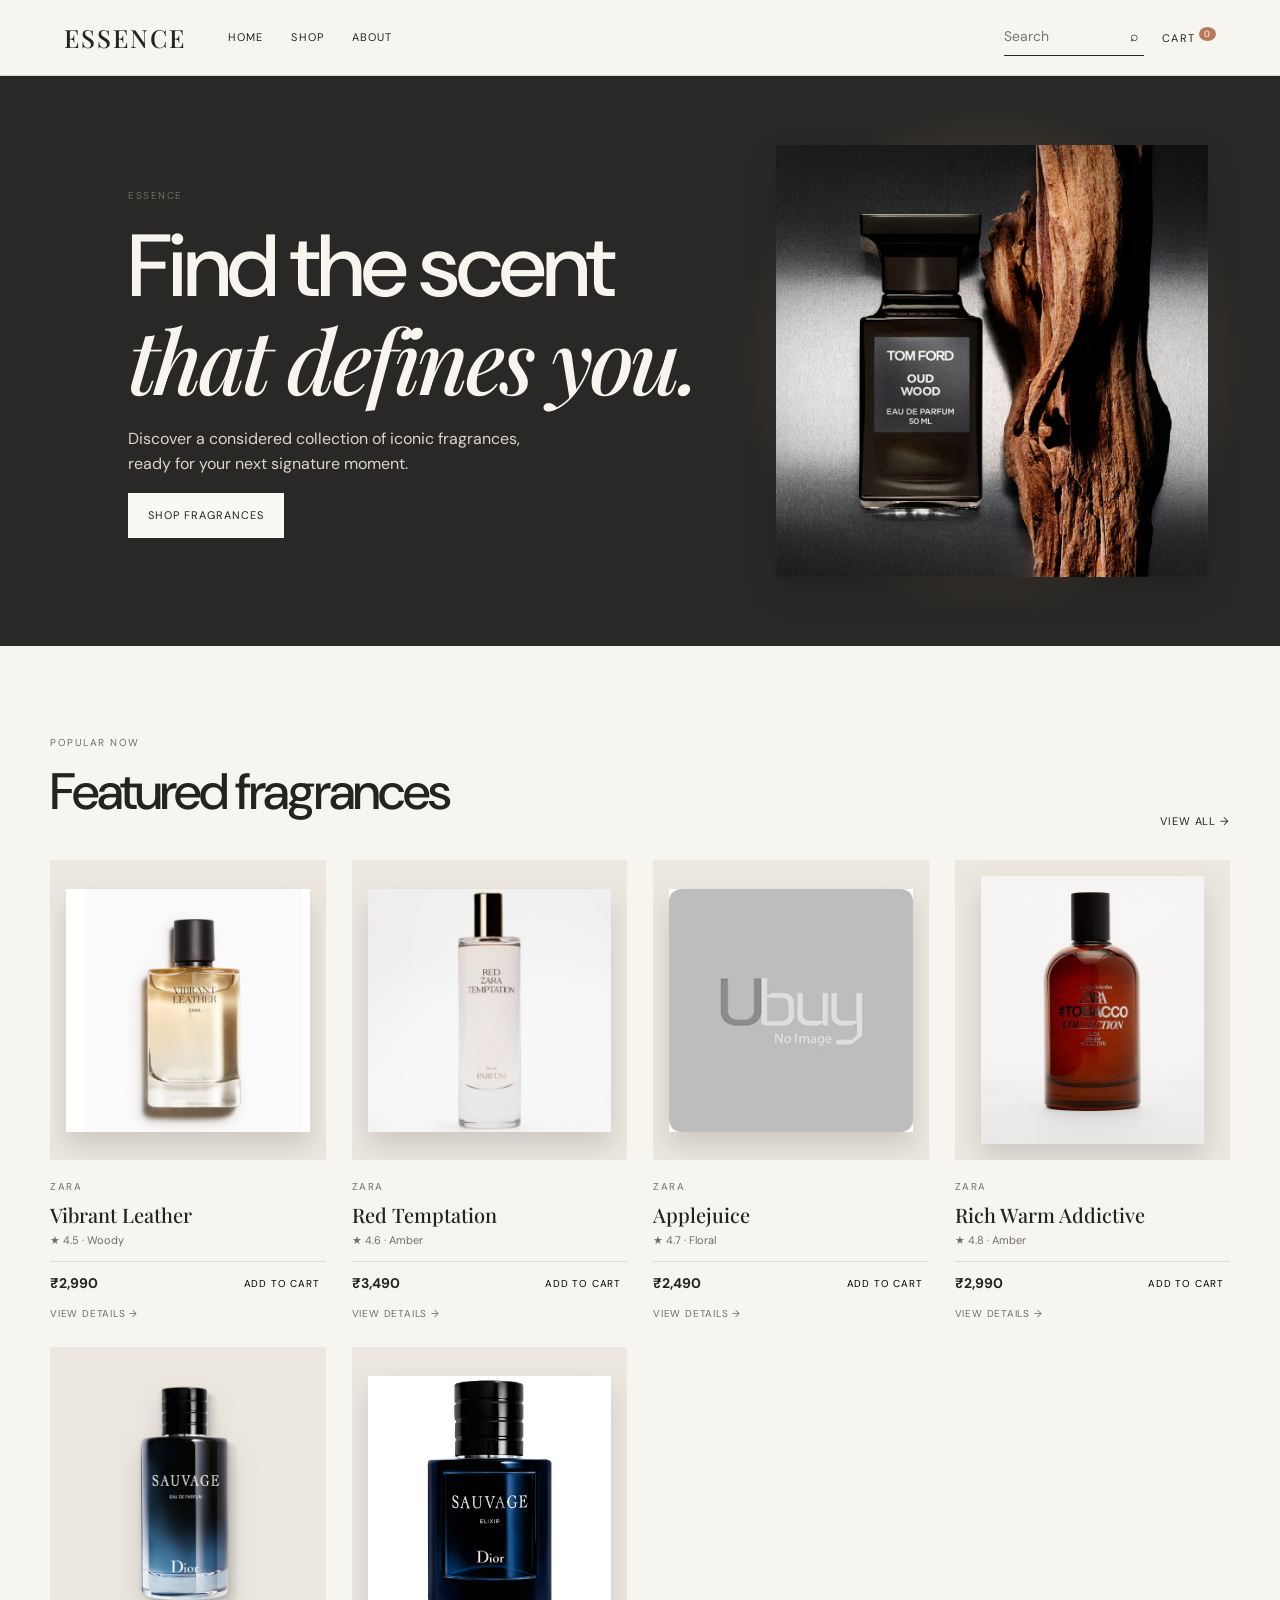
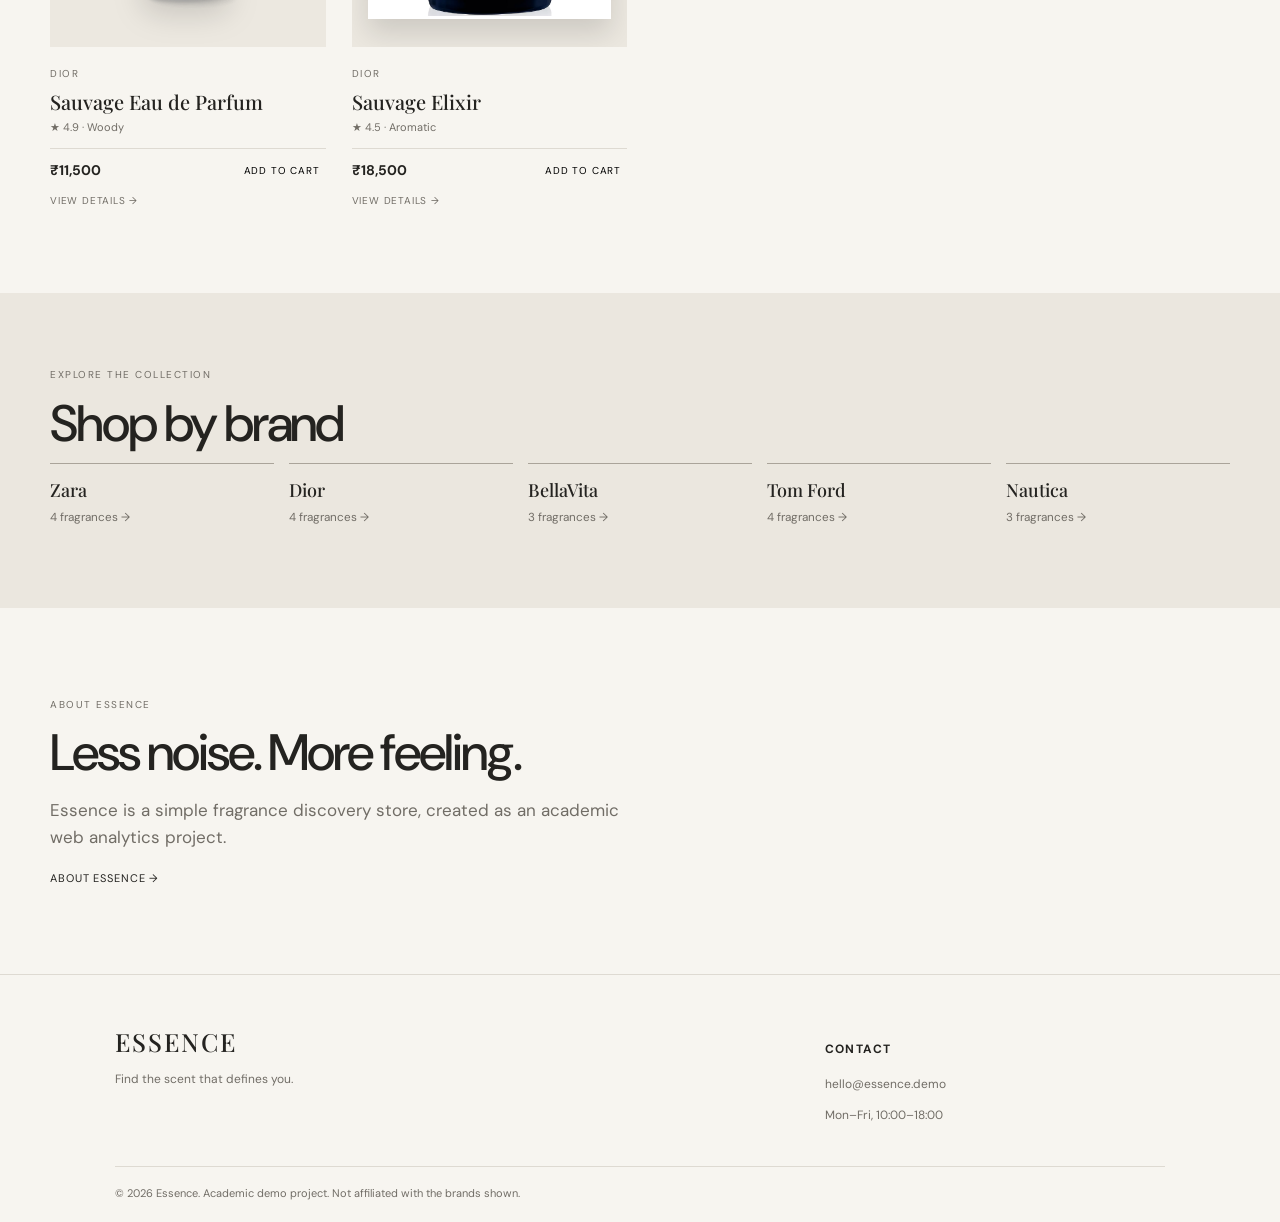
<file: index.html>
<!doctype html><html lang="en"><head><script>(function(w,d,s,l,i){w[l]=w[l]||[];w[l].push({'gtm.start':new Date().getTime(),event:'gtm.js'});var f=d.getElementsByTagName(s)[0],j=d.createElement(s),dl=l!='dataLayer'?'&l='+l:'';j.async=true;j.src='https://www.googletagmanager.com/gtm.js?id='+i+dl;f.parentNode.insertBefore(j,f);})(window,document,'script','dataLayer','GTM-NGZCXHQN');</script><meta charset="utf-8"><meta name="viewport" content="width=device-width,initial-scale=1"><title>Essence — Find your signature scent</title><link rel="stylesheet" href="css/style.css"></head><body data-page="home"><noscript><iframe src="https://www.googletagmanager.com/ns.html?id=GTM-NGZCXHQN" height="0" width="0" style="display:none;visibility:hidden"></iframe></noscript><script src="js/products.js"></script><script src="js/app.js"></script></body></html>
</file>
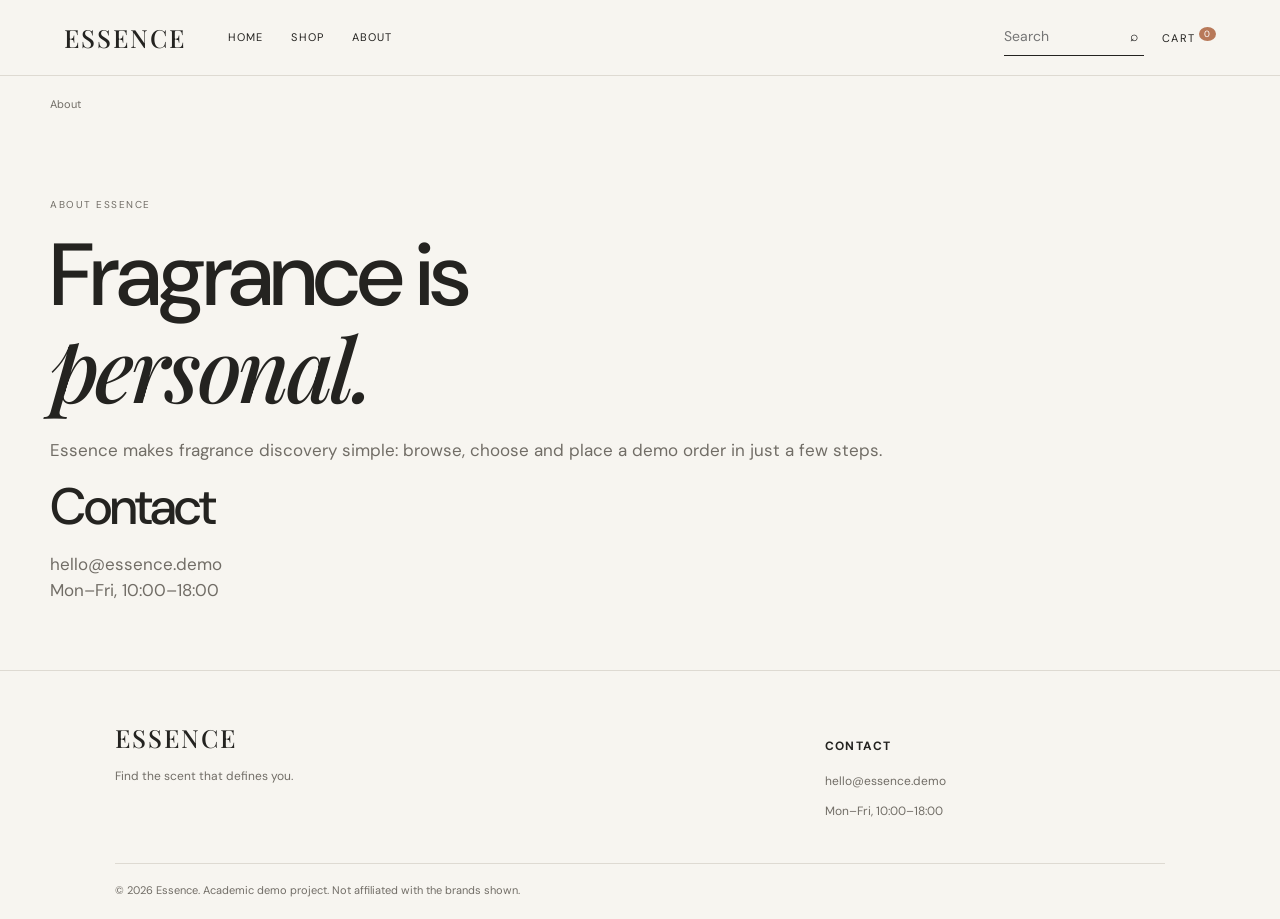
<file: about.html>
<!doctype html><html lang="en"><head><script>(function(w,d,s,l,i){w[l]=w[l]||[];w[l].push({'gtm.start':new Date().getTime(),event:'gtm.js'});var f=d.getElementsByTagName(s)[0],j=d.createElement(s),dl=l!='dataLayer'?'&l='+l:'';j.async=true;j.src='https://www.googletagmanager.com/gtm.js?id='+i+dl;f.parentNode.insertBefore(j,f);})(window,document,'script','dataLayer','GTM-NGZCXHQN');</script><meta charset="utf-8"><meta name="viewport" content="width=device-width,initial-scale=1"><title>About — Essence</title><link rel="stylesheet" href="css/style.css"></head><body data-page="about"><noscript><iframe src="https://www.googletagmanager.com/ns.html?id=GTM-NGZCXHQN" height="0" width="0" style="display:none;visibility:hidden"></iframe></noscript><script src="js/products.js"></script><script src="js/app.js"></script></body></html>
</file>
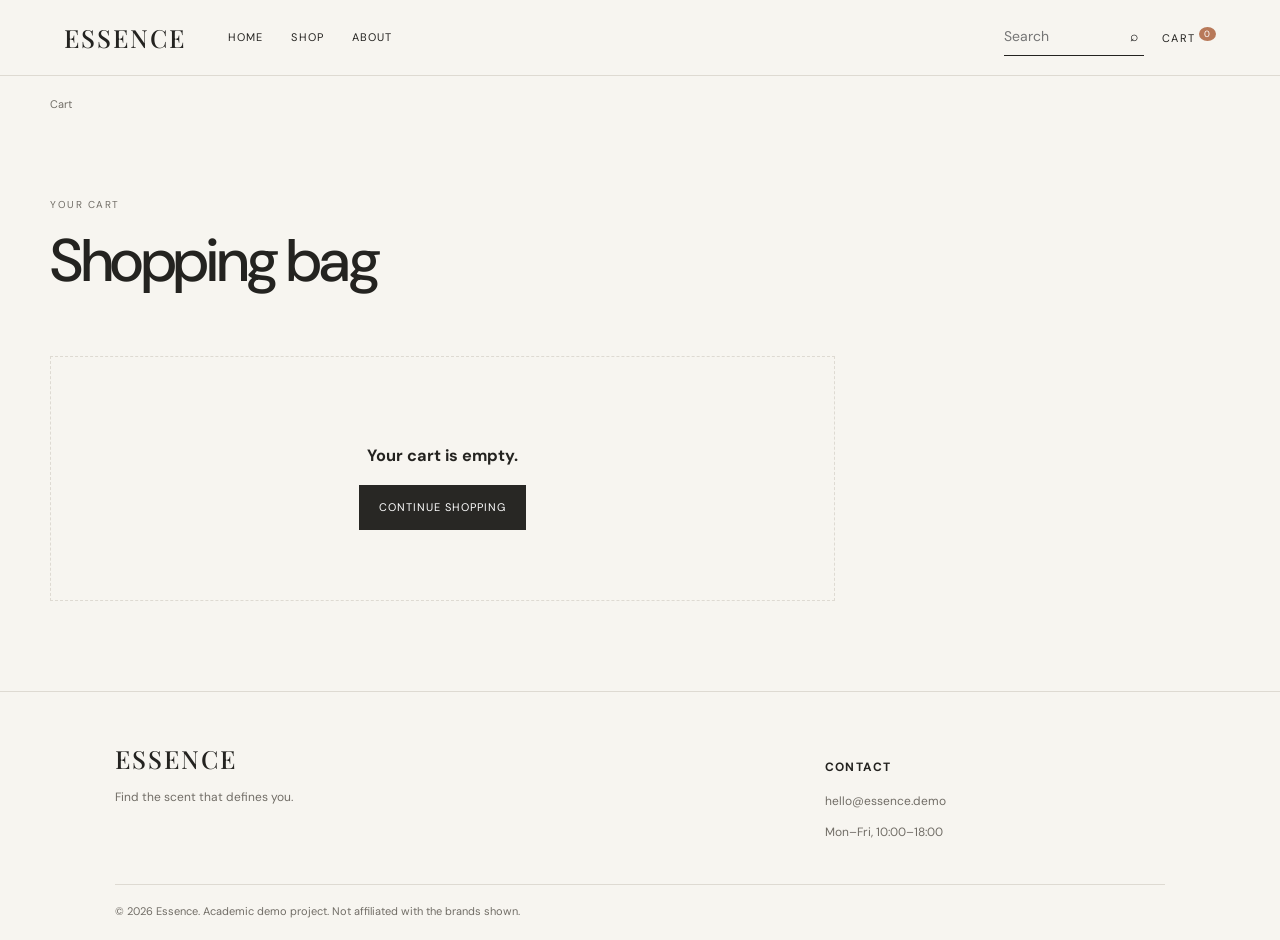
<file: cart.html>
<!doctype html><html lang="en"><head><script>(function(w,d,s,l,i){w[l]=w[l]||[];w[l].push({'gtm.start':new Date().getTime(),event:'gtm.js'});var f=d.getElementsByTagName(s)[0],j=d.createElement(s),dl=l!='dataLayer'?'&l='+l:'';j.async=true;j.src='https://www.googletagmanager.com/gtm.js?id='+i+dl;f.parentNode.insertBefore(j,f);})(window,document,'script','dataLayer','GTM-NGZCXHQN');</script><meta charset="utf-8"><meta name="viewport" content="width=device-width,initial-scale=1"><title>Cart — Essence</title><link rel="stylesheet" href="css/style.css"></head><body data-page="cart"><noscript><iframe src="https://www.googletagmanager.com/ns.html?id=GTM-NGZCXHQN" height="0" width="0" style="display:none;visibility:hidden"></iframe></noscript><script src="js/products.js"></script><script src="js/app.js"></script></body></html>
</file>
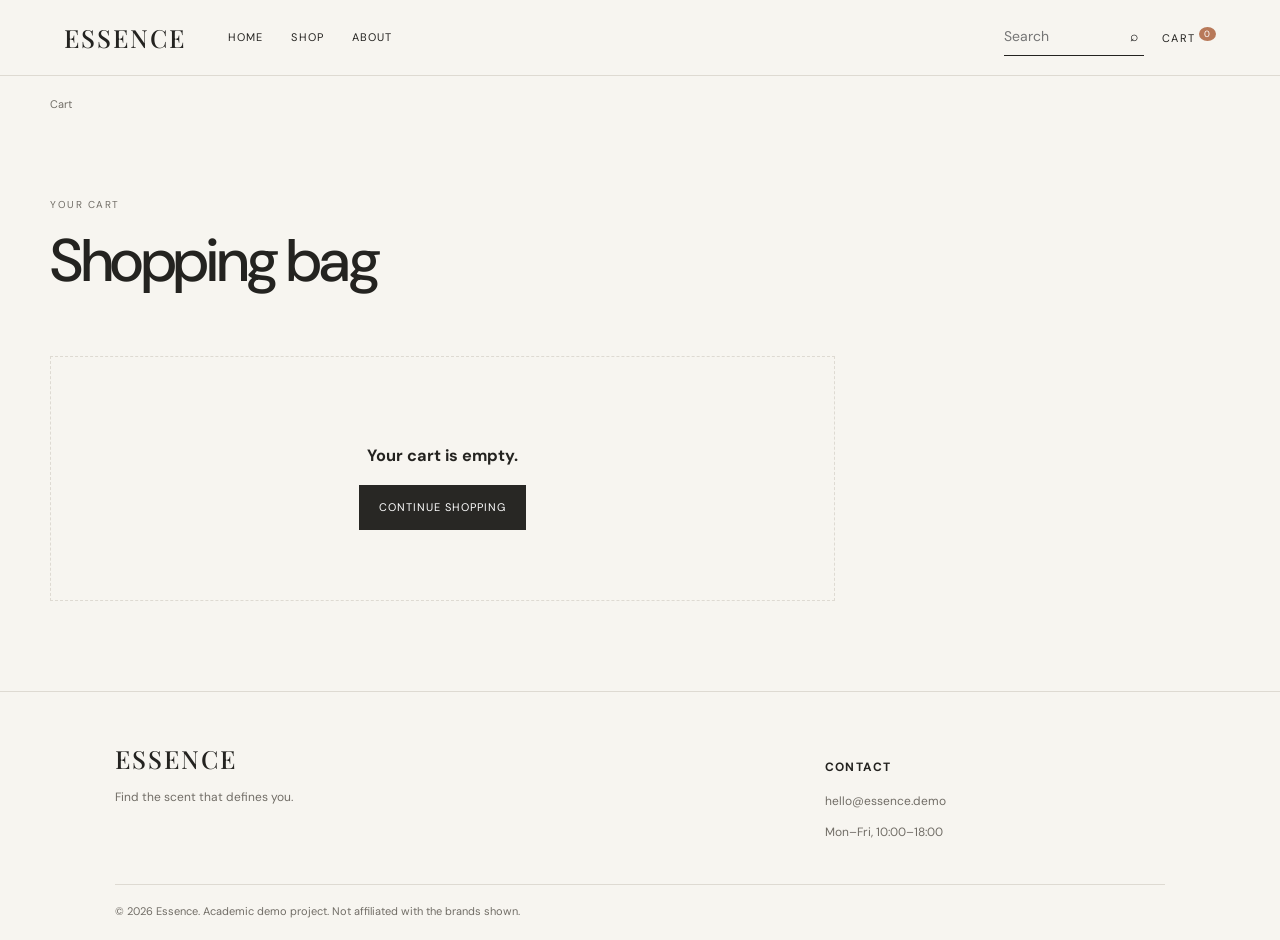
<file: checkout.html>
<!doctype html><html lang="en"><head><script>(function(w,d,s,l,i){w[l]=w[l]||[];w[l].push({'gtm.start':new Date().getTime(),event:'gtm.js'});var f=d.getElementsByTagName(s)[0],j=d.createElement(s),dl=l!='dataLayer'?'&l='+l:'';j.async=true;j.src='https://www.googletagmanager.com/gtm.js?id='+i+dl;f.parentNode.insertBefore(j,f);})(window,document,'script','dataLayer','GTM-NGZCXHQN');</script><meta charset="utf-8"><meta name="viewport" content="width=device-width,initial-scale=1"><title>Checkout — Essence</title><link rel="stylesheet" href="css/style.css"></head><body data-page="checkout"><noscript><iframe src="https://www.googletagmanager.com/ns.html?id=GTM-NGZCXHQN" height="0" width="0" style="display:none;visibility:hidden"></iframe></noscript><script src="js/products.js"></script><script src="js/app.js"></script></body></html>
</file>
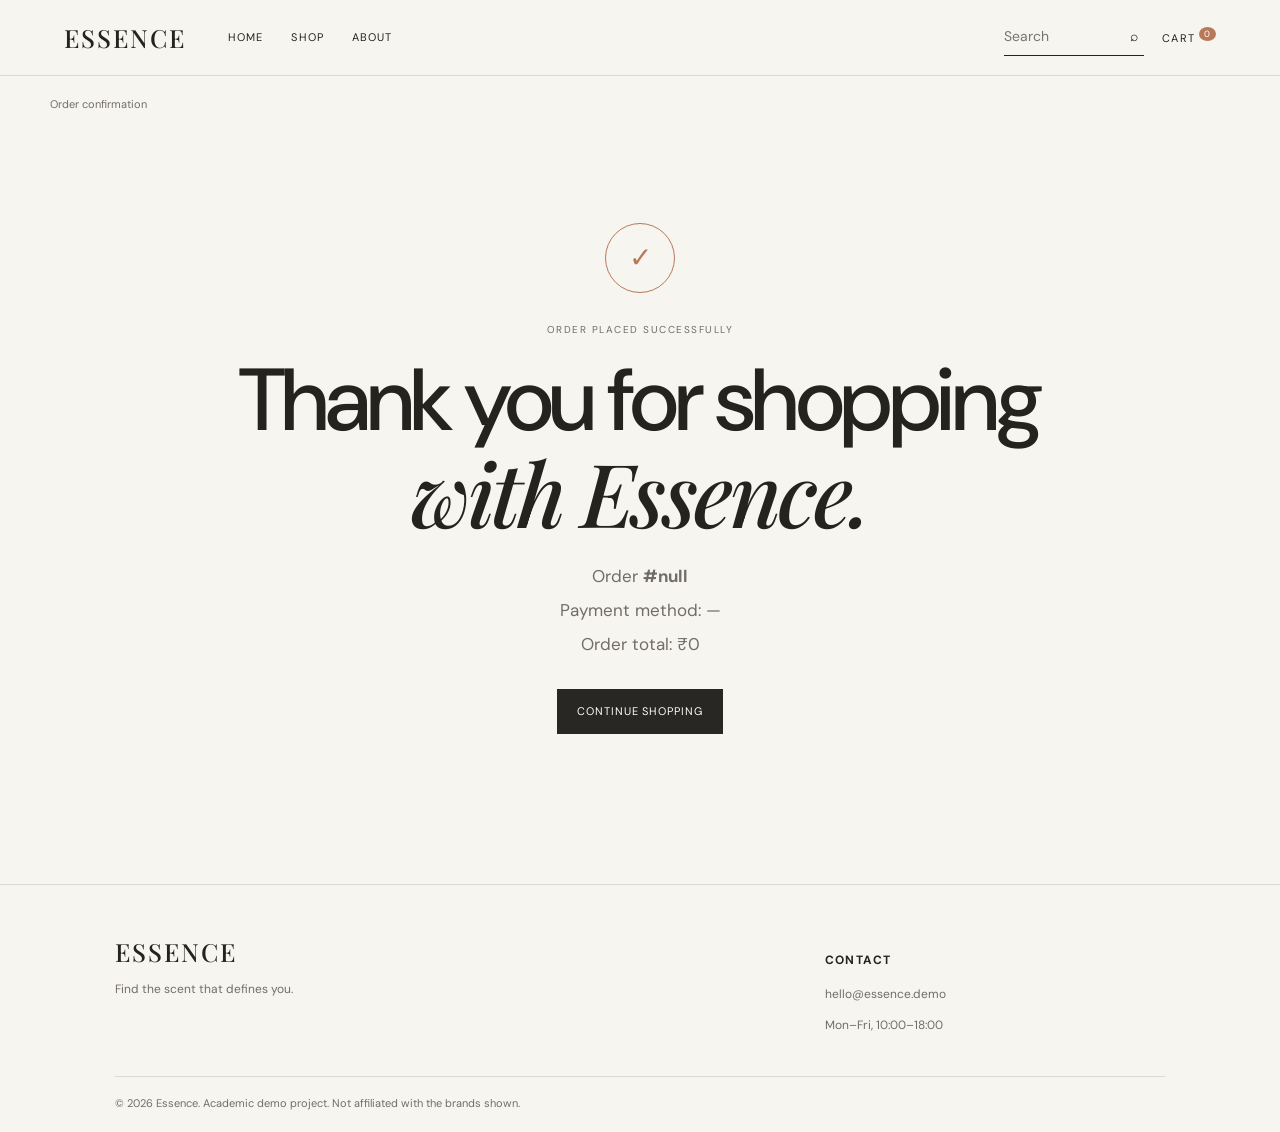
<file: order-success.html>
<!doctype html><html lang="en"><head><script>(function(w,d,s,l,i){w[l]=w[l]||[];w[l].push({'gtm.start':new Date().getTime(),event:'gtm.js'});var f=d.getElementsByTagName(s)[0],j=d.createElement(s),dl=l!='dataLayer'?'&l='+l:'';j.async=true;j.src='https://www.googletagmanager.com/gtm.js?id='+i+dl;f.parentNode.insertBefore(j,f);})(window,document,'script','dataLayer','GTM-NGZCXHQN');</script><meta charset="utf-8"><meta name="viewport" content="width=device-width,initial-scale=1"><title>Order confirmed — Essence</title><link rel="stylesheet" href="css/style.css"></head><body data-page="success"><noscript><iframe src="https://www.googletagmanager.com/ns.html?id=GTM-NGZCXHQN" height="0" width="0" style="display:none;visibility:hidden"></iframe></noscript><script src="js/products.js"></script><script src="js/app.js"></script></body></html>
</file>
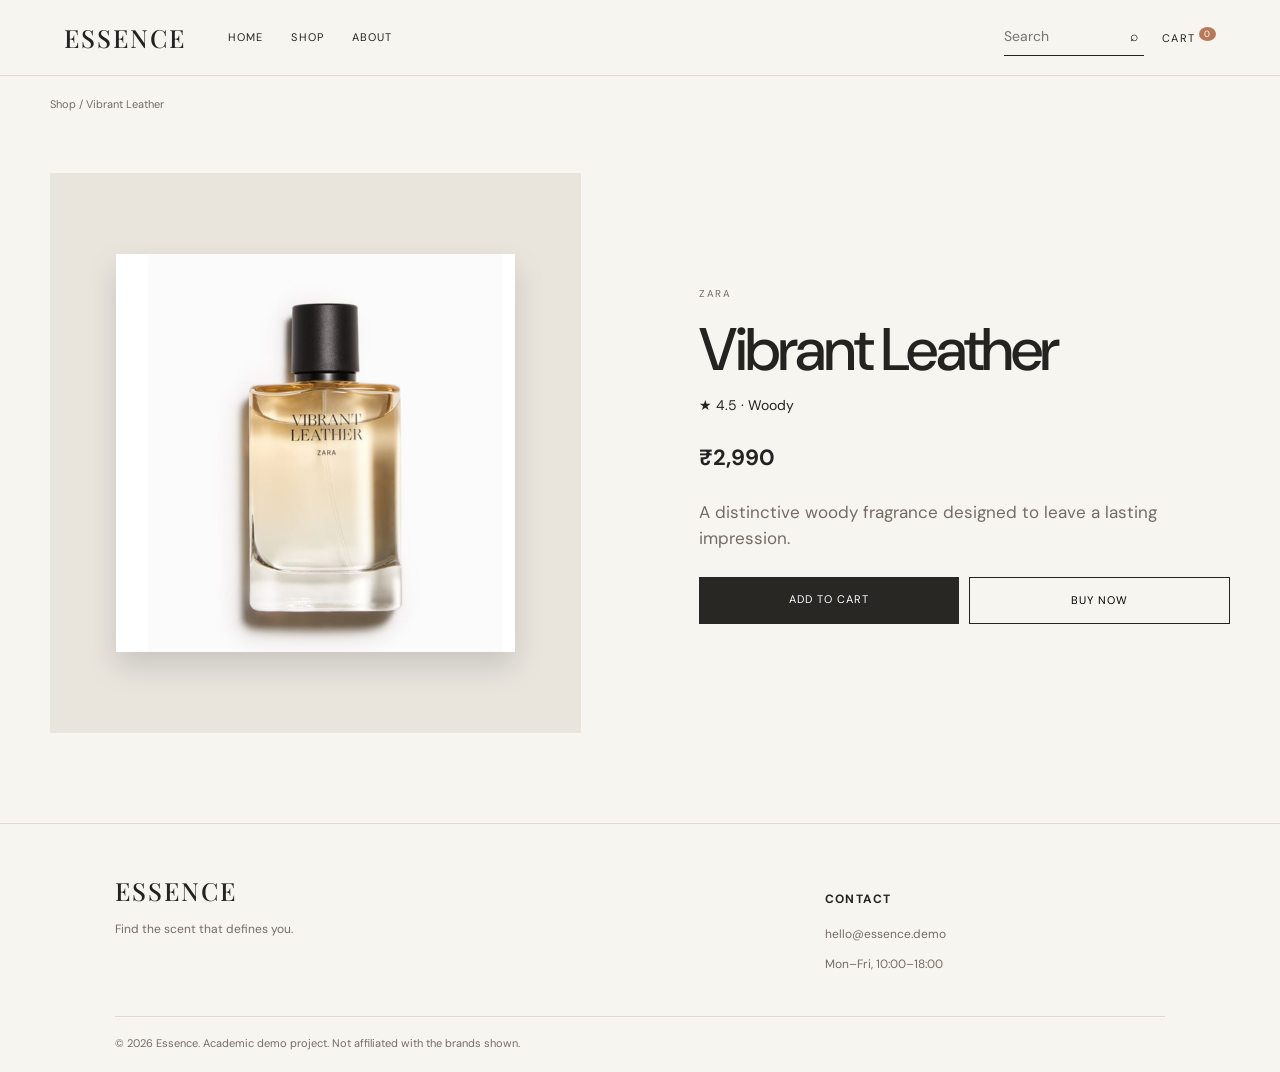
<file: product.html>
<!doctype html><html lang="en"><head><script>(function(w,d,s,l,i){w[l]=w[l]||[];w[l].push({'gtm.start':new Date().getTime(),event:'gtm.js'});var f=d.getElementsByTagName(s)[0],j=d.createElement(s),dl=l!='dataLayer'?'&l='+l:'';j.async=true;j.src='https://www.googletagmanager.com/gtm.js?id='+i+dl;f.parentNode.insertBefore(j,f);})(window,document,'script','dataLayer','GTM-NGZCXHQN');</script><meta charset="utf-8"><meta name="viewport" content="width=device-width,initial-scale=1"><title>Fragrance — Essence</title><link rel="stylesheet" href="css/style.css"></head><body data-page="product"><noscript><iframe src="https://www.googletagmanager.com/ns.html?id=GTM-NGZCXHQN" height="0" width="0" style="display:none;visibility:hidden"></iframe></noscript><script src="js/products.js"></script><script src="js/app.js"></script><script src="js/product.js"></script></body></html>
</file>
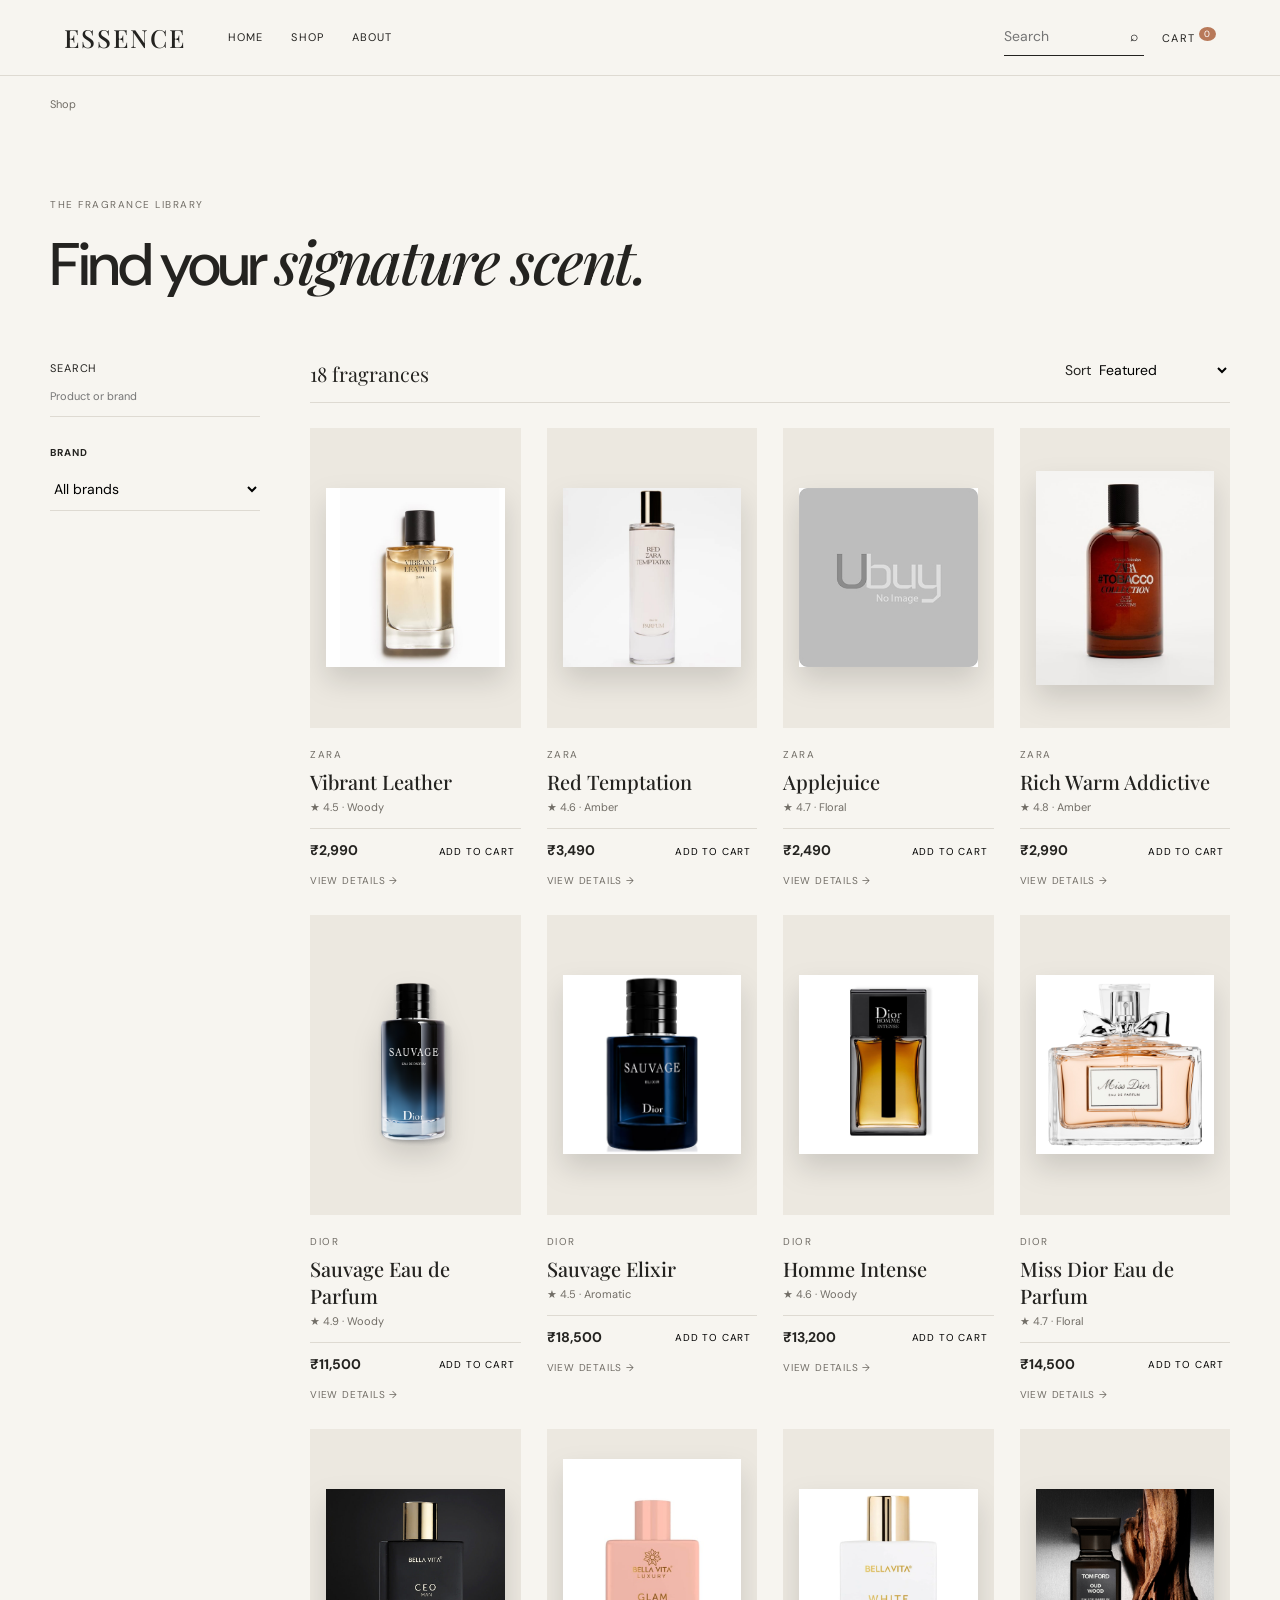
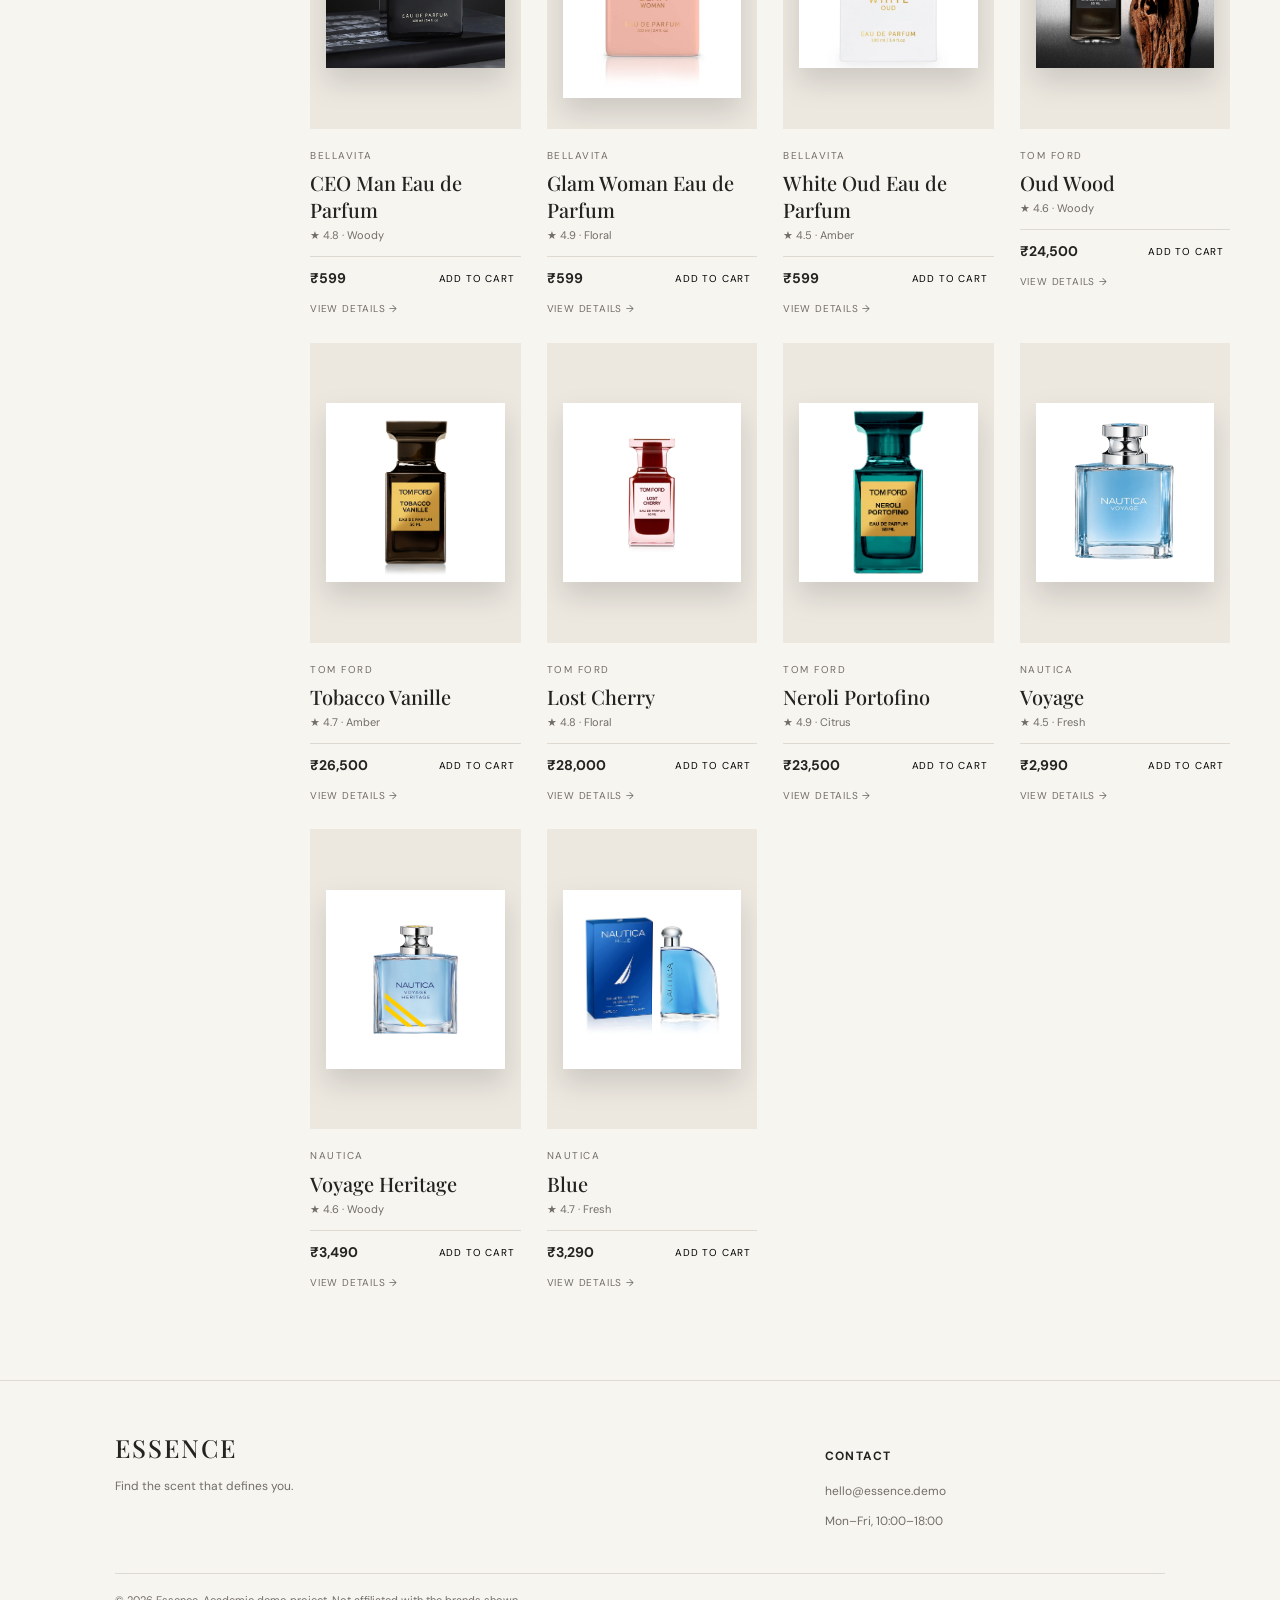
<file: shop.html>
<!doctype html><html lang="en"><head><script>(function(w,d,s,l,i){w[l]=w[l]||[];w[l].push({'gtm.start':new Date().getTime(),event:'gtm.js'});var f=d.getElementsByTagName(s)[0],j=d.createElement(s),dl=l!='dataLayer'?'&l='+l:'';j.async=true;j.src='https://www.googletagmanager.com/gtm.js?id='+i+dl;f.parentNode.insertBefore(j,f);})(window,document,'script','dataLayer','GTM-NGZCXHQN');</script><meta charset="utf-8"><meta name="viewport" content="width=device-width,initial-scale=1"><title>Shop — Essence</title><link rel="stylesheet" href="css/style.css"></head><body data-page="shop"><noscript><iframe src="https://www.googletagmanager.com/ns.html?id=GTM-NGZCXHQN" height="0" width="0" style="display:none;visibility:hidden"></iframe></noscript><script src="js/products.js"></script><script src="js/app.js"></script><script src="js/shop.js"></script></body></html>
</file>
<file: css/style.css>
@import url('https://fonts.googleapis.com/css2?family=DM+Sans:wght@400;500;600&family=Playfair+Display:ital,wght@0,500;1,500&display=swap');
:root{--ink:#242320;--muted:#716d66;--cream:#f7f5f0;--line:#dedad2;--accent:#b87959;--serif:'Playfair Display',Georgia,serif;--sans:'DM Sans',Arial,sans-serif}*{box-sizing:border-box}body{margin:0;background:var(--cream);color:var(--ink);font:14px var(--sans);line-height:1.55}a{text-decoration:none;color:inherit}button,input,select{font:inherit}button{border:0;background:none;cursor:pointer}h1,h2{font-weight:500;line-height:1.05;letter-spacing:-.04em}h1{font-size:clamp(48px,7vw,88px);margin:14px 0}h2{font-size:clamp(32px,4vw,52px);margin:12px 0}i{font-family:var(--serif)}.wrap{width:min(1180px,calc(100% - 48px));margin:auto}.eyebrow{font-size:10px;letter-spacing:.15em;text-transform:uppercase;color:var(--muted)}.logo{font:500 25px var(--serif);letter-spacing:.08em}header{height:76px;border-bottom:1px solid var(--line);display:flex;align-items:center;gap:42px;padding:0 5vw}nav{display:flex;gap:28px;margin-right:auto}nav a,.count{font-size:11px;text-transform:uppercase;letter-spacing:.1em}.head-actions{display:flex;align-items:center;gap:18px}.mini-search{border-bottom:1px solid var(--ink);display:flex}.mini-search input{width:120px;border:0;outline:0;background:none;padding:7px 0}.count{position:relative}.count sup{font-size:9px;background:var(--accent);color:#fff;border-radius:50%;padding:1px 5px}.menu{display:none;font-size:22px}.hero{min-height:570px;background:#292826;color:#f8f5ef;display:grid;grid-template-columns:1fr 1fr;padding-left:10vw}.hero>div:first-child{align-self:center;padding:60px 0}.hero p{font-size:16px;max-width:420px;color:#ddd5cb}.hero-art{display:flex;justify-content:center;align-items:center;background:radial-gradient(circle,#796252,#292826 63%)}.button{display:inline-flex;justify-content:center;padding:14px 20px;font-size:11px;text-transform:uppercase;letter-spacing:.09em}.light{background:#faf8f2;color:var(--ink)}.dark{background:#282724;color:#fff}.outline{border:1px solid var(--ink)}.section{padding:85px 0}.section-head{display:flex;justify-content:space-between;align-items:end;margin-bottom:30px}.section-head a,.about-short>a{font-size:11px;text-transform:uppercase;letter-spacing:.08em}.grid{display:grid;grid-template-columns:repeat(4,1fr);gap:26px}.card-art{height:300px;display:block;background:#ece8e0;overflow:hidden}.product-image{height:100%;width:100%;display:flex;align-items:center;justify-content:center;padding:16px}.product-image img{width:100%;height:100%;object-fit:contain;filter:drop-shadow(0 14px 14px #0002)}.product-image.big{height:85%;width:75%;padding:0}.card-body{padding-top:15px}.pname{display:block;font:500 20px var(--serif);margin:4px 0}.rating{font-size:11px;color:var(--muted)}.card-bottom{border-top:1px solid var(--line);padding-top:11px;margin-top:12px;display:flex;justify-content:space-between}.card-bottom button,.view-details{font-size:10px;text-transform:uppercase;letter-spacing:.08em}.view-details{display:block;color:var(--muted);margin-top:11px}.brand-band{background:#ebe7df;padding:70px 0}.brand-row{display:grid;grid-template-columns:repeat(5,1fr);gap:15px}.brand-row a{border-top:1px solid #aaa49a;padding-top:14px;min-height:75px}.brand-row strong{display:block;font:500 18px var(--serif)}.brand-row small{display:block;color:var(--muted);margin-top:6px}.about-short p{font-size:17px;max-width:570px;color:var(--muted)}.intro{padding:80px 0 50px}.intro.compact h1{font-size:60px}.intro p{font-size:17px;color:var(--muted)}.shop-layout{display:grid;grid-template-columns:210px 1fr;gap:50px;padding-bottom:90px}.filters label{display:block;font-size:11px;text-transform:uppercase;letter-spacing:.08em}.filters input,.filters select{width:100%;border:0;border-bottom:1px solid var(--line);background:none;padding:11px 0;outline:0}.filters h4{margin:28px 0 8px;font-size:10px;text-transform:uppercase;letter-spacing:.1em}.toolbar{display:flex;justify-content:space-between;border-bottom:1px solid var(--line);padding-bottom:15px;margin-bottom:25px}.toolbar strong{font:20px var(--serif)}.toolbar select{border:0;background:none}.product-detail{display:grid;grid-template-columns:1fr 1fr;gap:10%;padding:60px 0 90px}.detail-art{height:560px;background:#e9e5dd;display:flex;align-items:center;justify-content:center}.detail-copy{align-self:center}.detail-copy h1{font-size:60px}.price{display:block;font-size:22px;margin:24px 0}.lead{font-size:17px;color:var(--muted)}.detail-actions{display:flex;gap:10px;margin-top:25px}.detail-actions .button{flex:1}.cart-layout,.checkout{display:grid;grid-template-columns:1fr 330px;gap:65px;padding-bottom:90px}.cart-row{display:grid;grid-template-columns:115px 1fr auto;gap:20px;align-items:center;border-top:1px solid var(--line);padding:18px 0;position:relative}.cart-art{height:120px;background:#eeeae2}.cart-row h3{font:22px var(--serif);margin:4px 0}.qty{display:flex;width:max-content;gap:18px;border:1px solid var(--line);padding:8px 11px;margin-top:10px}.remove{position:absolute;right:0;bottom:18px;font-size:10px;text-transform:uppercase;color:var(--muted)}.summary{background:#ebe7df;padding:26px;align-self:start}.summary h2{font-size:30px}.summary>div{display:flex;justify-content:space-between;gap:10px;margin:12px 0;font-size:12px}.summary hr{border:0;border-top:1px solid #cfc9bd;margin:20px 0}.total{font-size:16px!important}.full{width:100%;margin-top:15px}.checkout fieldset{border:0;border-top:1px solid var(--line);padding:22px 0;margin:0 0 24px}.checkout legend{font:23px var(--serif)}.fields{display:grid;grid-template-columns:1fr 1fr;gap:18px}.fields label{font-size:10px;text-transform:uppercase;letter-spacing:.06em}.fields input{display:block;width:100%;border:0;border-bottom:1px solid var(--line);background:none;padding:11px 0;outline:0}.choice{display:block;border-bottom:1px solid var(--line);padding:14px 0}.success-page{text-align:center;padding:110px 0 150px}.success-page>div{width:70px;height:70px;border:1px solid var(--accent);border-radius:50%;display:grid;place-items:center;margin:0 auto 25px;color:var(--accent);font-size:28px}.success-page p{font-size:17px;color:var(--muted);line-height:2;margin:0 auto 28px}footer{border-top:1px solid var(--line);padding:50px 9vw 20px;display:grid;grid-template-columns:2fr 1fr;gap:30px}footer p,footer h4{font-size:12px;color:var(--muted)}footer h4{color:var(--ink);text-transform:uppercase;letter-spacing:.1em}.foot-bottom{grid-column:1/-1;border-top:1px solid var(--line);padding-top:18px;font-size:11px;color:var(--muted)}.crumb{padding-top:20px;color:var(--muted);font-size:11px}.empty{text-align:center;padding:70px 20px;border:1px dashed var(--line)}.toast{position:fixed;right:20px;bottom:20px;background:#282724;color:#fff;padding:13px 18px;z-index:9;font-size:12px}
@media(max-width:680px){.wrap{width:calc(100% - 34px)}header{height:68px;padding:0 17px;gap:10px;justify-content:space-between}.menu{display:block;order:1}header .logo{order:0}header nav{display:none;position:absolute;top:68px;left:0;right:0;background:var(--cream);padding:18px;flex-direction:column;border-bottom:1px solid var(--line);z-index:2}header nav.open{display:flex}.head-actions{order:2}.mini-search{display:none}.hero{display:block;min-height:650px;padding:28px 24px 0}.hero>div:first-child{padding:30px 0 45px}.hero-art{height:300px;margin:0 -24px}.section{padding:60px 0}.grid{grid-template-columns:repeat(2,1fr);gap:24px 13px}.card-art{height:210px}.pname{font-size:17px}.card-bottom{display:block}.card-bottom button{margin-top:8px}.brand-row{grid-template-columns:repeat(2,1fr)}.intro{padding:55px 0 40px}.intro.compact h1{font-size:48px}.shop-layout,.product-detail,.cart-layout,.checkout{display:block;padding-bottom:65px}.filters{margin-bottom:30px}.detail-art{height:390px;margin-bottom:40px}.detail-copy h1{font-size:48px}.cart-row{grid-template-columns:82px 1fr;gap:14px}.cart-art{height:105px}.cart-row>strong{grid-column:2}.summary{margin-top:28px}.fields{grid-template-columns:1fr}footer{grid-template-columns:1fr;padding:45px 25px 20px}.foot-bottom{grid-column:1}.success-page{padding:75px 0 100px}}
</file>
